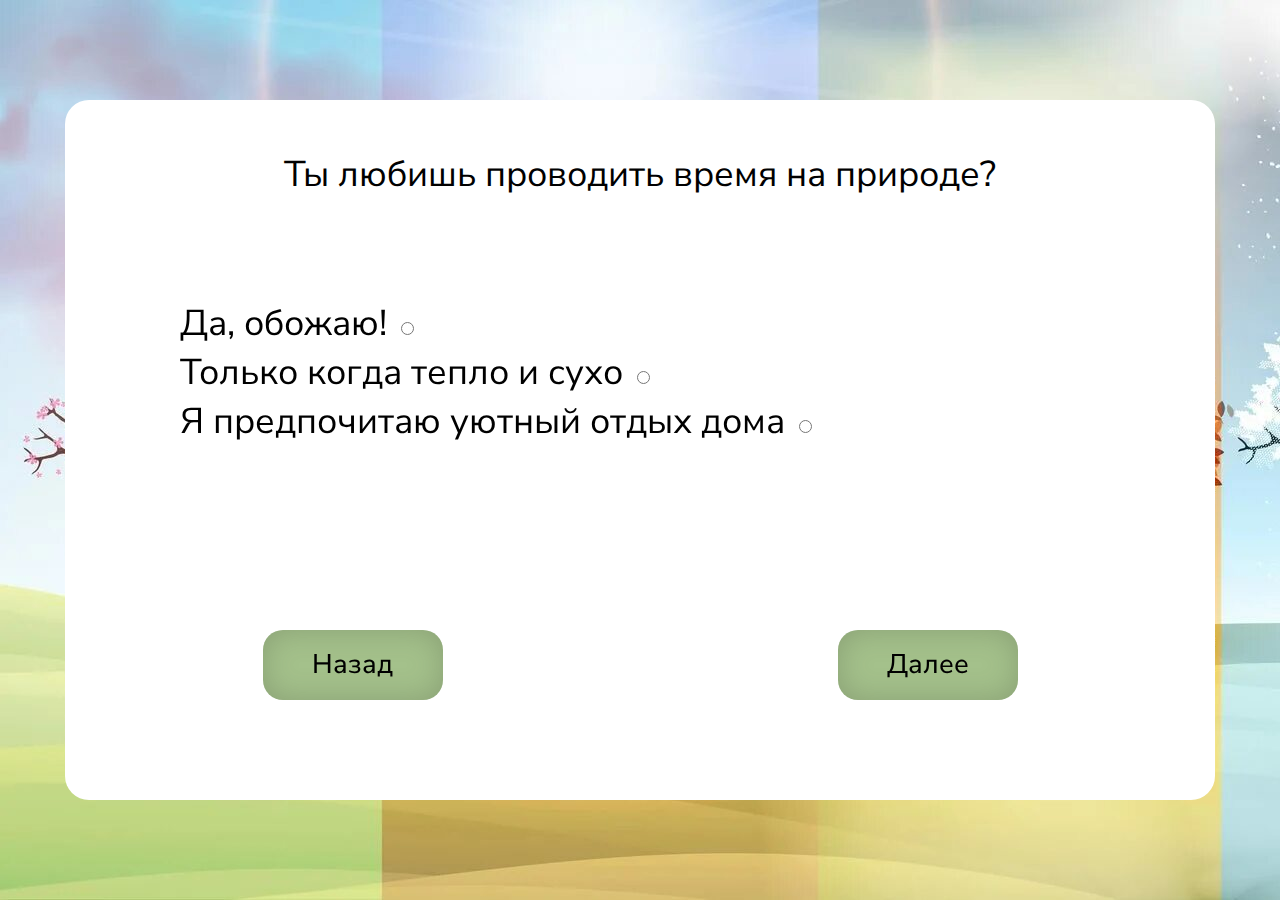
<file: html/page2.html>
<!DOCTYPE html>
<html lang="en" dir="ltr">
  <head>
    <meta charset="utf-8">
    <title>Quiz seasons.com</title>
    <link rel="stylesheet" href="../css\main.css">
    <link rel="icon" type"image/x-icon" href="../images\icon.ico">

<style>
@import url('https://fonts.googleapis.com/css2?family=Nunito+Sans:ital,opsz,wght@0,6..12,200..1000;1,6..12,200..1000&family=Nunito:ital,wght@0,200..1000;1,200..1000&display=swap');
</style>

  </head>
  <body class="page2body">
    <div class="backround">

      <div class="questions questions1">
        <div class="qtitle">
          Ты любишь проводить время на природе?
        </div>

        <div class="grider">
          <div class="gridone"></div>
          <div class="alertnext">Сделайте свой выбор</div>
        </div>

               <div id="qcards" class="qno-img choicepage2">
                   <div id="qtext">
                     <label>Да, обожаю!
                     <input class="choice8" type="radio" name="choice1"></input></label>
                   </div>

                   <div id="qtext1">
                     <label>Только когда тепло и сухо
                     <input class="choice9" type="radio" name="choice1"></input></label>
                   </div>

                   <div id="qtext2">
                     <label>Я предпочитаю уютный отдых дома
                     <input class="choice_" type="radio" name="choice1"></input></label>
                   </div>
               </div>


       <div id="buttons">
         <a href="page1.html"><div class="back">
           Назад
         </div></a>

         <a href="page3.html"><div class="next">
           Далее
         </div></a>
       </div>

      </div>
    </div>


    <script src="../js/algorithm.js"></script>
    <!-- <script src="../js/main.js"</script> -->

  </body>
</html>
</file>
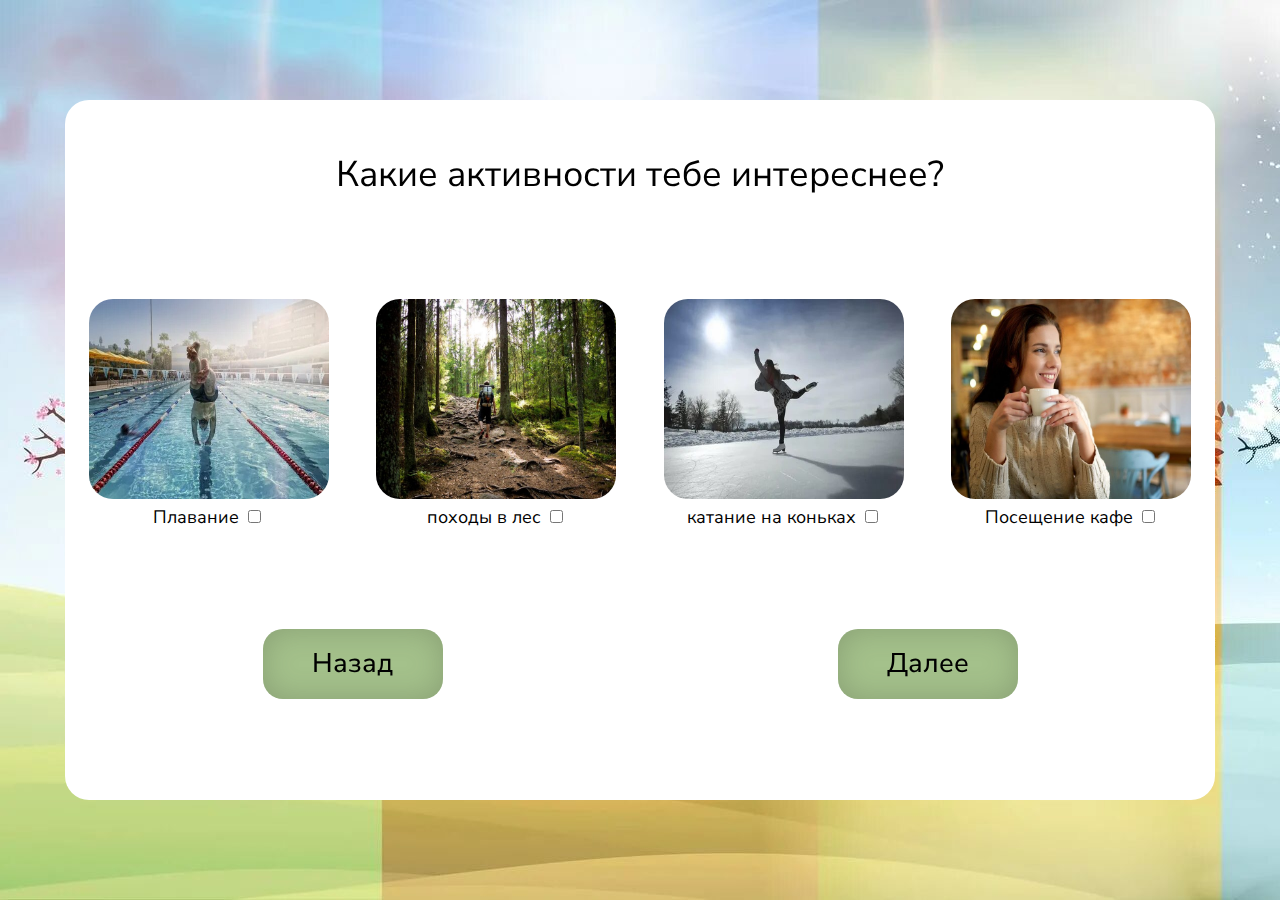
<file: html/page3.html>
<!DOCTYPE html>
<html lang="en" dir="ltr">
  <head>
    <meta charset="utf-8">
    <title>Quiz seasons.com</title>
    <link rel="stylesheet" href="../css\main.css">
    <link rel="icon" type"image/x-icon" href="../images\icon.ico">

<style>
@import url('https://fonts.googleapis.com/css2?family=Nunito+Sans:ital,opsz,wght@0,6..12,200..1000;1,6..12,200..1000&family=Nunito:ital,wght@0,200..1000;1,200..1000&display=swap');
</style>

  </head>
  <body>
    <div class="backround">

      <div class="questions questions1">
        <div class="qtitle">
          Какие активности тебе интереснее?
        </div>

        <div class="grider">
          <div class="gridone"></div>
          <div class="alertnext">Сделайте свой выбор</div>
        </div>

               <div id="qcards">
                   <div id="qtext" class="qtext">
                     <label><img src="../images\swimming.png"
                     class="qimg"><br>Плавание</img>
                     <input class="choice_1" type="checkbox" name="choice1"></input></label>
                   </div>

                   <div id="qtext1" class="qtext">
                     <label><img src="../images\hiking.png"
                     class="qimg"><br>походы в лес</img>
                     <input class="choice_2" type="checkbox" name="choice1"></input></label>
                   </div>

                   <div id="qtext2" class="qtext">
                     <label><img src="../images\iceskating.png"
                     class="qimg"><br>катание на коньках</img>
                     <input class="choice_3" type="checkbox" name="choice1"></input></label>
                   </div>

                   <div id="qtext3" class="qtext">
                     <label><img src="../images\cafe.png"
                     class="qimg"><br>Посещение кафе</img>
                     <input class="choice_4" type="checkbox" name="choice1"></input></label>
                   </div>
               </div>


       <div id="buttons">
         <a href="page2.html"><div class="back">
           Назад
         </div></a>

         <a href="page4.html"><div class="next">
           Далее
         </div></a>
       </div>

      </div>
    </div>


    <script src="../js/algorithm.js"></script>

  </body>
</html>
</file>
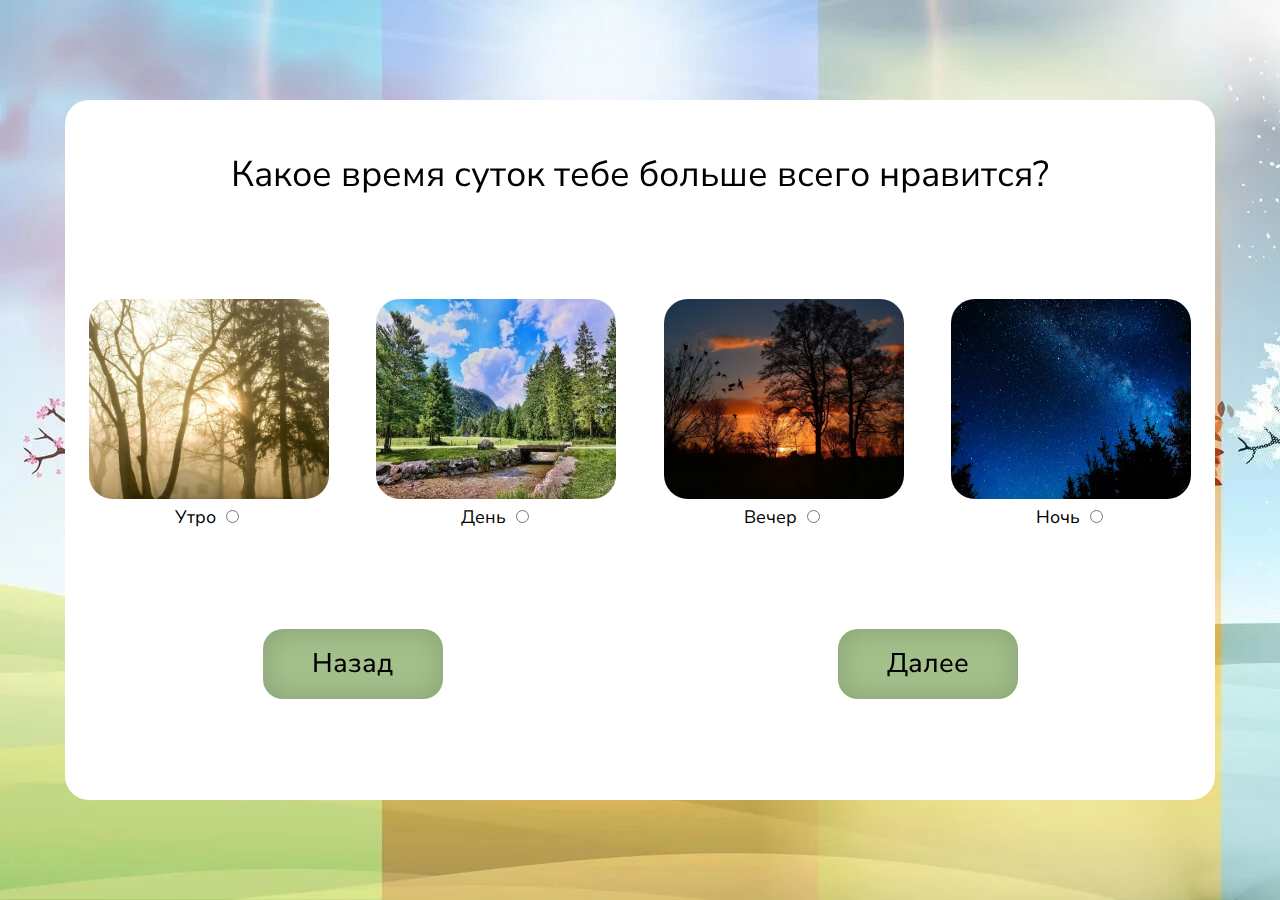
<file: html/page4.html>
<!DOCTYPE html>
<html lang="en" dir="ltr">
  <head>
    <meta charset="utf-8">
    <title>Quiz seasons.com</title>
    <link rel="stylesheet" href="../css\main.css">
    <link rel="icon" type"image/x-icon" href="../images\icon.ico">

<style>
@import url('https://fonts.googleapis.com/css2?family=Nunito+Sans:ital,opsz,wght@0,6..12,200..1000;1,6..12,200..1000&family=Nunito:ital,wght@0,200..1000;1,200..1000&display=swap');
</style>

  </head>
  <body>
    <div class="backround">

      <div class="questions questions1">
        <div class="qtitle">
          Какое время суток тебе больше всего нравится?
        </div>

        <div class="grider">
          <div class="gridone"></div>
          <div class="alertnext">Сделайте свой выбор</div>
        </div>

               <div id="qcards" class="qtext">
                   <div id="qtext">
                     <label><img src="../images\morning.png" class="qimg"><br>Утро</img>
                     <input class="choice_5" type="radio" name="choice1"></input></label>
                   </div>

                   <div id="qtext1" class="qtext">
                     <label><img src="../images\daytime.png" class="qimg"><br>День</img>
                     <input class="choice_6" type="radio" name="choice1"></input></label>
                   </div>

                   <div id="qtext2" class="qtext">
                     <label><img src="../images\evening.png" class="qimg"><br>Вечер</img>
                     <input class="choice_7" type="radio" name="choice1"></input></label>
                   </div>

                   <div id="qtext3" class="qtext">
                     <label><img src="../images\night.png" class="qimg"><br>Ночь</img>
                     <input class="choice_8" type="radio" name="choice1"></input></label>
                   </div>
               </div>


       <div id="buttons">
         <a href="page3.html"><div class="back">
           Назад
         </div></a>

         <a href="surveyForm.html"><div class="next">
           Далее
         </div></a>
       </div>

      </div>
    </div>


    <script src="../js/algorithm.js"></script>

  </body>
</html>
</file>
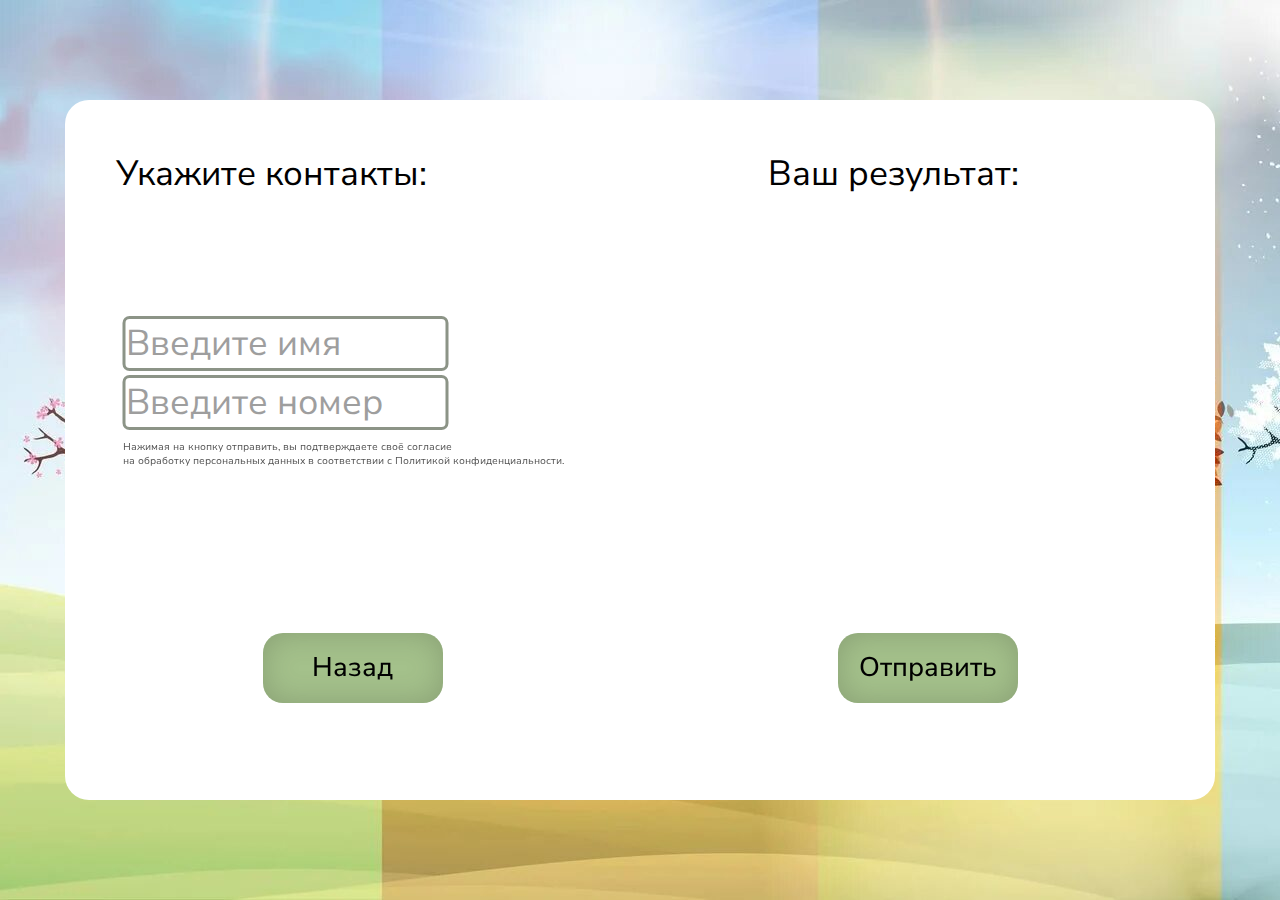
<file: html/surveyForm.html>
<!DOCTYPE html>
<html lang="en" dir="ltr">
  <head>
    <meta charset="utf-8">
    <title>Quiz seasons.com</title>
    <link rel="stylesheet" href="../css\main.css">
    <link rel="icon" type"image/x-icon" href="../images\icon.ico">

<style>
@import url('https://fonts.googleapis.com/css2?family=Nunito+Sans:ital,opsz,wght@0,6..12,200..1000;1,6..12,200..1000&family=Nunito:ital,wght@0,200..1000;1,200..1000&display=swap');
</style>

  </head>
  <body class="surveybody">




<div class="backround">
  <div class="questions questions1">


      <div class="contactsbox">
    <div class="cstitle qtitle surveytitle">
      <div class="contacts">Укажите контакты:</div>
      <div class="bresults">Ваш результат:</div>
    </div>


<div id="headingposition">
  <div id="seasonheading">
    <div class="summerh heading">
    ☀️ Лето
    </div>

    <div class="fallh heading">
    🍂 Осень
    </div>

    <div class="winterh heading">
    ❄️ Зима
    </div>

    <div class="springh heading">
    🌸 Весна
    </div>
  </div>
</div>

<div id="seasontext">
  <div class="summert correctresult-text">
    Долгие дни и тёплый воздух создают настрой, когда хочется быть активным
    и наслаждаться каждым моментом. Этот сезон может нравиться за ощущение
    безграничных возможностей, лёгкость общения и яркие моменты,
    которые остаются в памяти.
  </div>


  <div class="fallt correctresult-text">
    Воздух становится холоднее, а природа начинает медленно терять краски, — всё вокруг будто напоминает о конце чего-то важного. Этот сезон может нравиться за уединённость, уют тёплого дома и атмосферу лёгкой ностальгии.
  </div>


  <div class="wintert correctresult-text">
    Холодный воздух пробирает до костей, снег скрывает всё, делая улицы пустыми и безмолвными. Дни короткие, ночи кажутся бесконечными, а время течёт медленно. Этот сезон может нравиться за ощущение одинокости, красоту заснеженных пейзажей и свежесть морозного воздуха
  </div>


  <div class="springt correctresult-text">
    Природа пробуждается, создавая ощущение движения вперёд. Всё вокруг будто наполнено энергией: первые почки, тёплые дожди, мягкий воздух. Этот сезон может нравиться за ощущение новых возможностей и вдохновение, которое приходит вместе с пробуждающейся природой.
  </div>
</div>



 <form class="survey">

<div class="cbox1">
    <div class="cname">
      <input type="text" id="name" class="inputb" placeholder="Введите имя" autocomplete="username" maxlength="15"></input>
    </div>

    <div class="cphone">
      <input type="text" id="phone" class="inputb" placeholder="Введите номер" autocomplete="username"></input>
    </div>

    <div class="cseason">
      <input type="text" id="season">
    </div>

    <div id="cagreement">
      Нажимая на кнопку отправить, вы подтверждаете своё согласие<br>на обработку персональных данных в соответствии с Политикой конфиденциальности.
    </div>
</div>

      </div>

<div id="buttons">
  <a href="page4.html"><div class="back">
    Назад
  </div></a>

  <button type="submit" id="submitbutton"><div class="next">
    Отправить
  </div></button>
</div>

  </div>
</div>

 </form>

    <script type="module" src="../js/surveyForm.js"></script>
    <script type="module" src="../js/main.js"></script>
    <script src="../js/result.js"></script>

  </body>
</html>
</file>
